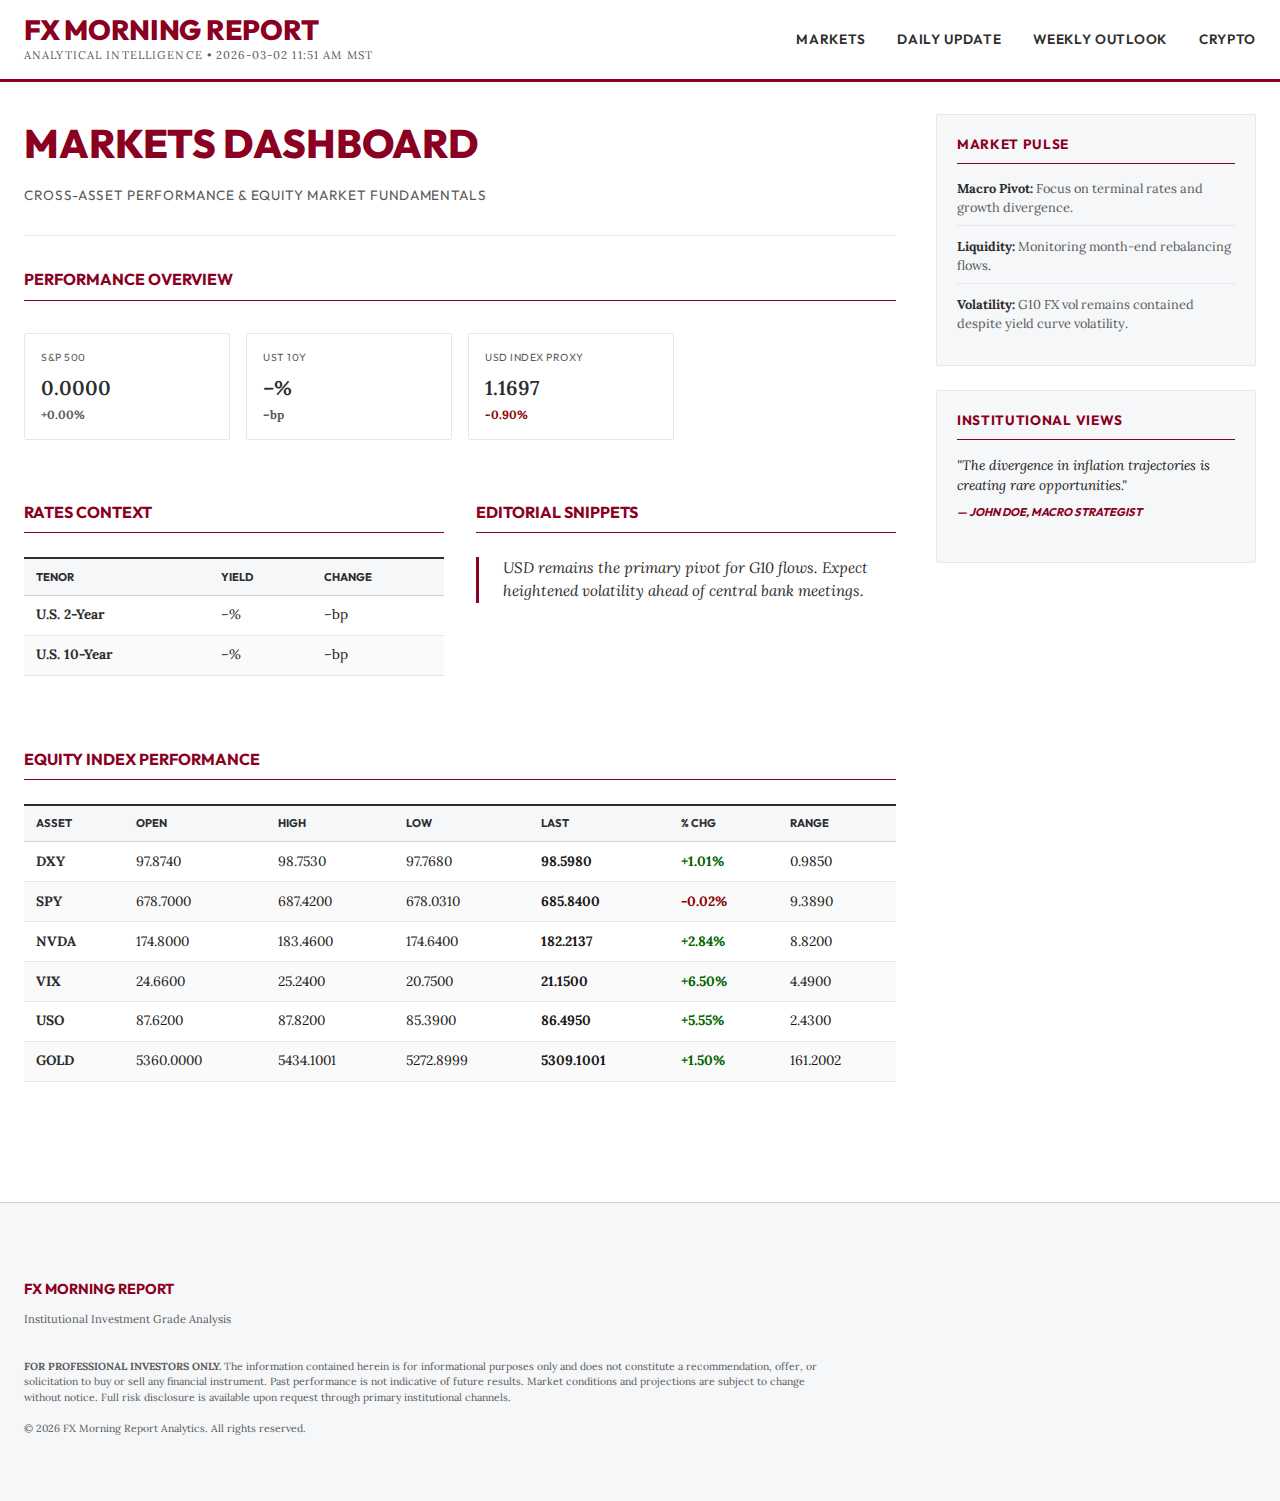
<file: index.html>
<!DOCTYPE html>
<html lang="en">

<head>
  <meta charset="UTF-8">
  <meta name="viewport" content="width=device-width, initial-scale=1.0">
  <title>Markets Dashboard | Institutional Intelligence</title>
  <link rel="stylesheet" href="static/css/style.css">
  <script src="https://cdn.plot.ly/plotly-latest.min.js"></script>
</head>

<body>

  <header class="topbar">
    <div class="topbar-inner">
      <div class="brand">
        <h1 class="brand-title">FX MORNING REPORT</h1>
        <span class="brand-sub">Analytical Intelligence &bull; 2026-03-02 11:51 AM MST</span>
      </div>
      <nav class="nav">
        <a href="index.html" class="">Markets</a>
        <a href="daily.html" class="">Daily Update</a>
        <a href="weekly.html" class="">Weekly Outlook</a>
        <a href="crypto.html" class="">Crypto</a>
      </nav>
    </div>
  </header>

  <div class="container">
    <main class="main-content">
      
<div class="report-header">
    <h1 style="color: var(--primary); font-weight: 800;">MARKETS DASHBOARD</h1>
    <p
        style="font-family: var(--font-sans); font-size: 0.85rem; color: var(--text-muted); text-transform: uppercase; letter-spacing: 0.05em;">
        Cross-Asset Performance & Equity Market Fundamentals</p>
</div>

<section style="margin-bottom: 3rem;">
    <h2
        style="font-size: 1rem; color: var(--primary); border-bottom: 1px solid var(--primary); padding-bottom: 0.5rem; margin-bottom: 1.5rem;">
        PERFORMANCE OVERVIEW</h2>
    <div class="stat-grid">
        
        <div class="stat-card">
            <div class="stat-label">S&amp;P 500</div>
            <div class="stat-value">0.0000</div>
            <div
                style="font-size: 0.75rem; font-weight: 700; margin-top: 0.25rem; color: var(--text-muted);">
                +0.00%
            </div>
        </div>
        
        <div class="stat-card">
            <div class="stat-label">UST 10Y</div>
            <div class="stat-value">–%</div>
            <div
                style="font-size: 0.75rem; font-weight: 700; margin-top: 0.25rem; color: var(--text-muted);">
                –bp
            </div>
        </div>
        
        <div class="stat-card">
            <div class="stat-label">USD Index Proxy</div>
            <div class="stat-value">1.1697</div>
            <div
                style="font-size: 0.75rem; font-weight: 700; margin-top: 0.25rem; color: #8B0000;">
                -0.90%
            </div>
        </div>
        
    </div>
</section>

<div style="display: grid; grid-template-columns: 1fr 1fr; gap: 2rem; margin-bottom: 3rem;">
    <section>
        <h2
            style="font-size: 1rem; color: var(--primary); border-bottom: 1px solid var(--primary); padding-bottom: 0.5rem; margin-bottom: 1.5rem;">
            RATES CONTEXT</h2>
        <div class="table-container">
            <table>
                <thead>
                    <tr>
                        <th>Tenor</th>
                        <th>Yield</th>
                        <th>Change</th>
                    </tr>
                </thead>
                <tbody>
                    
                    <tr>
                        <td><strong style="color: var(--secondary);">U.S. 2-Year</strong></td>
                        <td>–%</td>
                        <td class="">
                            –bp
                        </td>
                    </tr>
                    
                    <tr>
                        <td><strong style="color: var(--secondary);">U.S. 10-Year</strong></td>
                        <td>–%</td>
                        <td class="">
                            –bp
                        </td>
                    </tr>
                    
                </tbody>
            </table>
        </div>
    </section>

    <section>
        <h2
            style="font-size: 1rem; color: var(--primary); border-bottom: 1px solid var(--primary); padding-bottom: 0.5rem; margin-bottom: 1.5rem;">
            EDITORIAL SNIPPETS</h2>
        <div class="editorial-note" style="margin: 0; padding-top: 0; padding-bottom: 0; border-left-width: 3px;">
            <p style="font-size: 0.95rem; line-height: 1.5;">USD remains the primary pivot for G10 flows. Expect heightened volatility ahead of central bank meetings.</p>
        </div>
    </section>
</div>

<section>
    <h2
        style="font-size: 1rem; color: var(--primary); border-bottom: 1px solid var(--primary); padding-bottom: 0.5rem; margin-bottom: 1.5rem;">
        EQUITY INDEX PERFORMANCE</h2>
    <div class="table-container">
        <table>
            <thead>
                <tr>
                    <th>Asset</th>
                    <th>Open</th>
                    <th>High</th>
                    <th>Low</th>
                    <th>Last</th>
                    <th>% Chg</th>
                    <th>Range</th>
                </tr>
            </thead>
            <tbody>
                
                <tr>
                    <td><strong style="color: var(--secondary);">DXY</strong></td>
                    <td>97.8740</td>
                    <td>98.7530</td>
                    <td>97.7680</td>
                    <td style="font-weight: 700;">98.5980</td>
                    <td class="val-pos">
                        +1.01%
                    </td>
                    <td>0.9850</td>
                </tr>
                
                <tr>
                    <td><strong style="color: var(--secondary);">SPY</strong></td>
                    <td>678.7000</td>
                    <td>687.4200</td>
                    <td>678.0310</td>
                    <td style="font-weight: 700;">685.8400</td>
                    <td class="val-neg">
                        -0.02%
                    </td>
                    <td>9.3890</td>
                </tr>
                
                <tr>
                    <td><strong style="color: var(--secondary);">NVDA</strong></td>
                    <td>174.8000</td>
                    <td>183.4600</td>
                    <td>174.6400</td>
                    <td style="font-weight: 700;">182.2137</td>
                    <td class="val-pos">
                        +2.84%
                    </td>
                    <td>8.8200</td>
                </tr>
                
                <tr>
                    <td><strong style="color: var(--secondary);">VIX</strong></td>
                    <td>24.6600</td>
                    <td>25.2400</td>
                    <td>20.7500</td>
                    <td style="font-weight: 700;">21.1500</td>
                    <td class="val-pos">
                        +6.50%
                    </td>
                    <td>4.4900</td>
                </tr>
                
                <tr>
                    <td><strong style="color: var(--secondary);">USO</strong></td>
                    <td>87.6200</td>
                    <td>87.8200</td>
                    <td>85.3900</td>
                    <td style="font-weight: 700;">86.4950</td>
                    <td class="val-pos">
                        +5.55%
                    </td>
                    <td>2.4300</td>
                </tr>
                
                <tr>
                    <td><strong style="color: var(--secondary);">GOLD</strong></td>
                    <td>5360.0000</td>
                    <td>5434.1001</td>
                    <td>5272.8999</td>
                    <td style="font-weight: 700;">5309.1001</td>
                    <td class="val-pos">
                        +1.50%
                    </td>
                    <td>161.2002</td>
                </tr>
                
            </tbody>
        </table>
    </div>
</section>

    </main>

    <aside class="sidebar">
      <div class="sidebar-widget">
        <h3>Market Pulse</h3>
        <ul style="list-style: none; padding: 0; margin: 0; font-size: 0.8rem; color: var(--text-muted);">
          <li style="margin-bottom: 0.75rem; border-bottom: 1px solid var(--border-light); padding-bottom: 0.5rem;">
            <strong style="color: var(--secondary);">Macro Pivot:</strong> Focus on terminal rates and growth
            divergence.
          </li>
          <li style="margin-bottom: 0.75rem; border-bottom: 1px solid var(--border-light); padding-bottom: 0.5rem;">
            <strong style="color: var(--secondary);">Liquidity:</strong> Monitoring month-end rebalancing flows.
          </li>
          <li style="margin-bottom: 0.75rem;">
            <strong style="color: var(--secondary);">Volatility:</strong> G10 FX vol remains contained despite yield
            curve volatility.
          </li>
        </ul>
      </div>

      
      <div class="sidebar-widget">
        <h3>Institutional Views</h3>
        
        <div style="margin-bottom: 1.25rem;">
          <p style="font-family: var(--font-serif); font-size: 0.85rem; font-style: italic; margin-bottom: 0.25rem;">"The divergence in inflation trajectories is creating rare opportunities."</p>
          <cite
            style="font-family: var(--font-sans); font-size: 0.7rem; font-weight: 700; color: var(--primary); text-transform: uppercase;">&mdash;
            John Doe, Macro Strategist</cite>
        </div>
        
      </div>
      

      

      
    </aside>
  </div>

  <footer class="footer">
    <div class="footer-inner">
      <div style="margin-bottom: 2rem;">
        <h2 style="font-family: var(--font-sans); font-size: 0.9rem; color: var(--primary); margin-bottom: 0.5rem;">FX
          MORNING REPORT</h2>
        <p style="font-size: 0.7rem; color: var(--text-muted);">Institutional Investment Grade Analysis</p>
      </div>
      <div class="disclaimer">
        <strong>FOR PROFESSIONAL INVESTORS ONLY.</strong> The information contained herein is for informational purposes
        only and does not constitute a recommendation, offer, or solicitation to buy or sell any financial instrument.
        Past performance is not indicative of future results. Market conditions and projections are subject to change
        without notice. Full risk disclosure is available upon request through primary institutional channels.
        <br><br>
        &copy; 2026 FX Morning Report Analytics. All rights reserved.
      </div>
    </div>
  </footer>

</body>

</html>
</file>
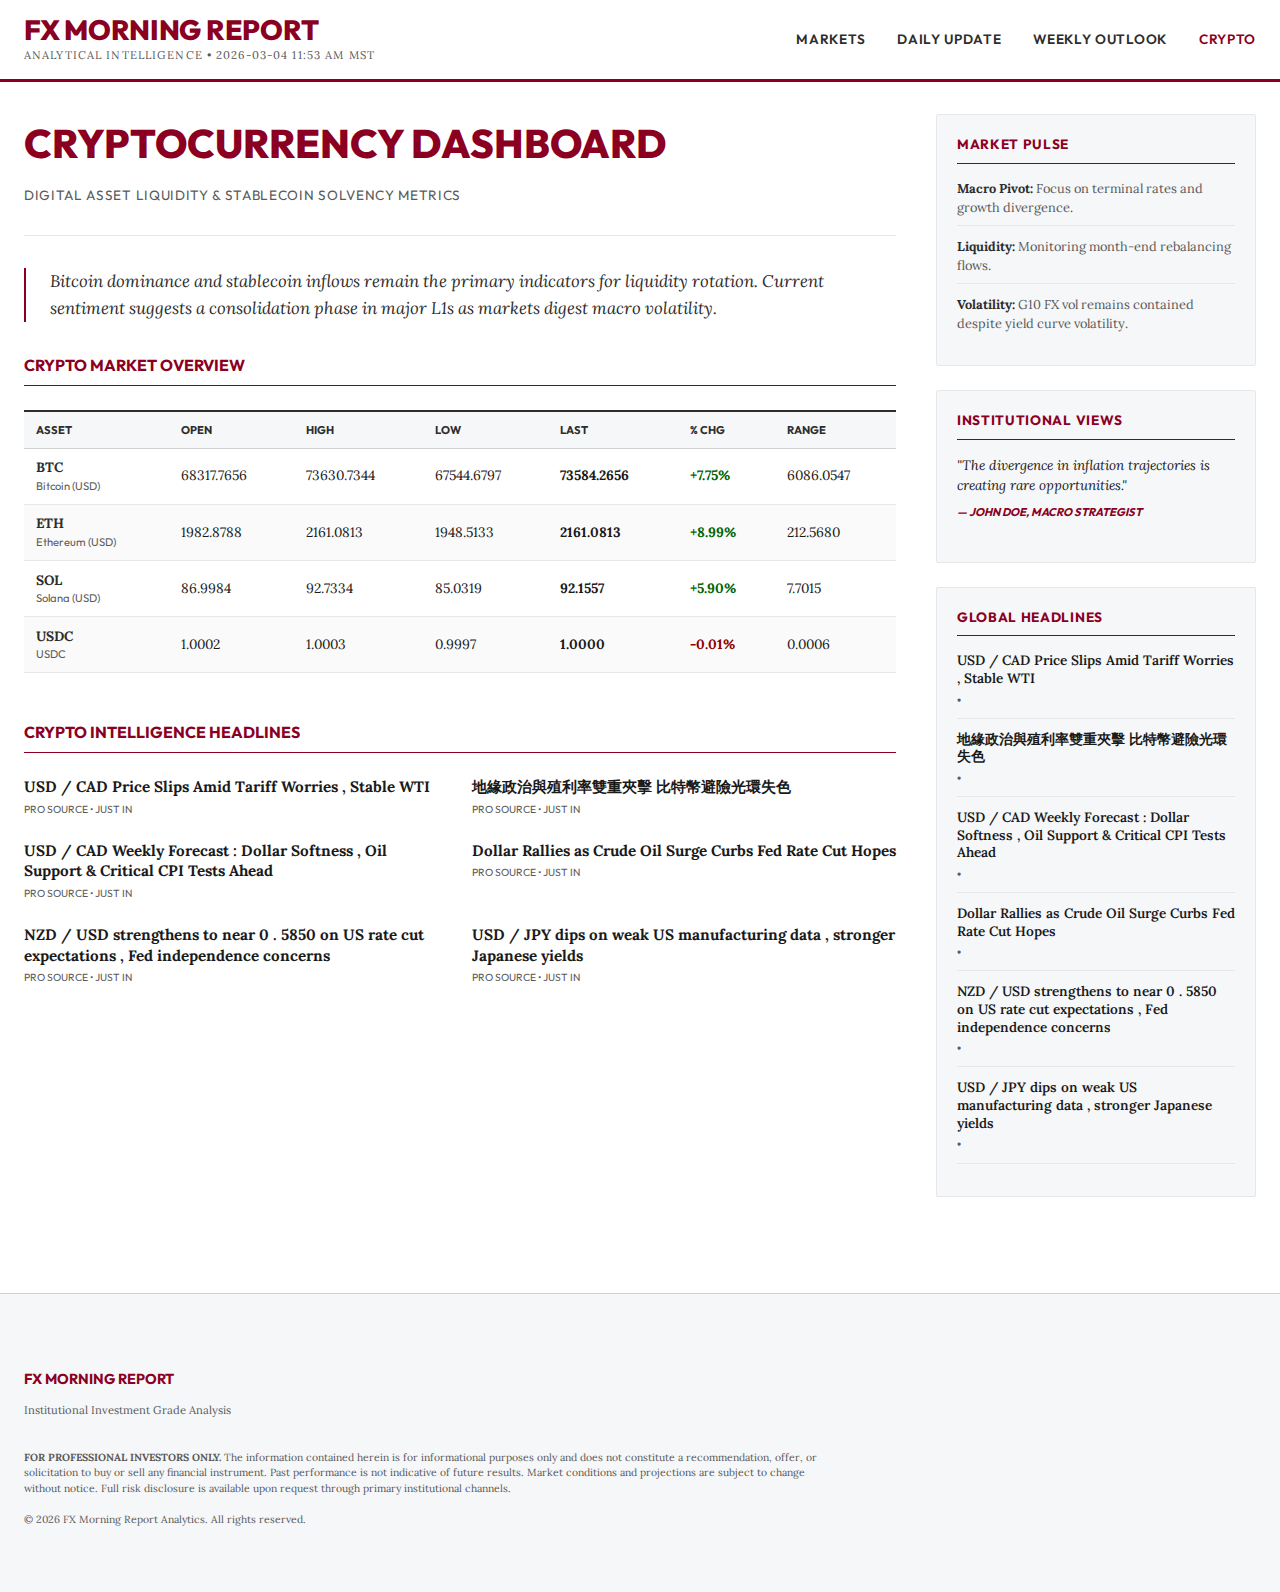
<file: crypto.html>
<!DOCTYPE html>
<html lang="en">

<head>
  <meta charset="UTF-8">
  <meta name="viewport" content="width=device-width, initial-scale=1.0">
  <title>Cryptocurrency | Institutional Intelligence</title>
  <link rel="stylesheet" href="static/css/style.css">
  <script src="https://cdn.plot.ly/plotly-latest.min.js"></script>
</head>

<body>

  <header class="topbar">
    <div class="topbar-inner">
      <div class="brand">
        <h1 class="brand-title">FX MORNING REPORT</h1>
        <span class="brand-sub">Analytical Intelligence &bull; 2026-03-04 11:53 AM MST</span>
      </div>
      <nav class="nav">
        <a href="index.html" class="">Markets</a>
        <a href="daily.html" class="">Daily Update</a>
        <a href="weekly.html" class="">Weekly Outlook</a>
        <a href="crypto.html" class="active">Crypto</a>
      </nav>
    </div>
  </header>

  <div class="container">
    <main class="main-content">
      
<div class="report-header">
    <h1 style="color: var(--primary); font-weight: 800;">CRYPTOCURRENCY DASHBOARD</h1>
    <p
        style="font-family: var(--font-sans); font-size: 0.85rem; color: var(--text-muted); text-transform: uppercase; letter-spacing: 0.05em;">
        Digital Asset Liquidity & Stablecoin Solvency Metrics</p>
</div>

<div class="editorial-note">
    Bitcoin dominance and stablecoin inflows remain the primary indicators for liquidity rotation. Current sentiment
    suggests a consolidation phase in major L1s as markets digest macro volatility.
</div>

<section style="margin-bottom: 3rem;">
    <h2
        style="font-size: 1rem; color: var(--primary); border-bottom: 1px solid var(--primary); padding-bottom: 0.5rem; margin-bottom: 1.5rem;">
        CRYPTO MARKET OVERVIEW</h2>
    <div class="table-container">
        <table>
            <thead>
                <tr>
                    <th>Asset</th>
                    <th>Open</th>
                    <th>High</th>
                    <th>Low</th>
                    <th>Last</th>
                    <th>% Chg</th>
                    <th>Range</th>
                </tr>
            </thead>
            <tbody>
                
                <tr>
                    <td>
                        <div style="display: flex; flex-direction: column;">
                            <strong style="color: var(--secondary);">BTC</strong>
                            <span style="font-size: 0.7rem; color: var(--text-muted); font-family: var(--font-sans);">Bitcoin (USD)</span>
                        </div>
                    </td>
                    <td>68317.7656</td>
                    <td>73630.7344</td>
                    <td>67544.6797</td>
                    <td style="font-weight: 700;">73584.2656</td>
                    <td
                        class="val-pos">
                        +7.75%
                    </td>
                    <td>6086.0547</td>
                </tr>
                
                <tr>
                    <td>
                        <div style="display: flex; flex-direction: column;">
                            <strong style="color: var(--secondary);">ETH</strong>
                            <span style="font-size: 0.7rem; color: var(--text-muted); font-family: var(--font-sans);">Ethereum (USD)</span>
                        </div>
                    </td>
                    <td>1982.8788</td>
                    <td>2161.0813</td>
                    <td>1948.5133</td>
                    <td style="font-weight: 700;">2161.0813</td>
                    <td
                        class="val-pos">
                        +8.99%
                    </td>
                    <td>212.5680</td>
                </tr>
                
                <tr>
                    <td>
                        <div style="display: flex; flex-direction: column;">
                            <strong style="color: var(--secondary);">SOL</strong>
                            <span style="font-size: 0.7rem; color: var(--text-muted); font-family: var(--font-sans);">Solana (USD)</span>
                        </div>
                    </td>
                    <td>86.9984</td>
                    <td>92.7334</td>
                    <td>85.0319</td>
                    <td style="font-weight: 700;">92.1557</td>
                    <td
                        class="val-pos">
                        +5.90%
                    </td>
                    <td>7.7015</td>
                </tr>
                
                <tr>
                    <td>
                        <div style="display: flex; flex-direction: column;">
                            <strong style="color: var(--secondary);">USDC</strong>
                            <span style="font-size: 0.7rem; color: var(--text-muted); font-family: var(--font-sans);">USDC</span>
                        </div>
                    </td>
                    <td>1.0002</td>
                    <td>1.0003</td>
                    <td>0.9997</td>
                    <td style="font-weight: 700;">1.0000</td>
                    <td
                        class="val-neg">
                        -0.01%
                    </td>
                    <td>0.0006</td>
                </tr>
                
            </tbody>
        </table>
    </div>
</section>


<section>
    <h2
        style="font-size: 1rem; color: var(--primary); border-bottom: 1px solid var(--primary); padding-bottom: 0.5rem; margin-bottom: 1.5rem;">
        CRYPTO INTELLIGENCE HEADLINES</h2>
    <div class="headline-grid">
        
        <a href="https://www.forexcrunch.com/blog/2026/01/20/usd-cad-price-slips-amid-tariff-worries-stable-wti/" target="_blank" class="headline-item">
            <div class="headline-title">USD / CAD Price Slips Amid Tariff Worries , Stable WTI</div>
            <div style="font-size: 0.65rem; color: var(--text-muted); font-family: var(--font-sans);">PRO SOURCE &bull;
                JUST IN</div>
        </a>
        
        <a href="https://n.yam.com/Article/20260304873638" target="_blank" class="headline-item">
            <div class="headline-title">地緣政治與殖利率雙重夾擊 比特幣避險光環失色</div>
            <div style="font-size: 0.65rem; color: var(--text-muted); font-family: var(--font-sans);">PRO SOURCE &bull;
                JUST IN</div>
        </a>
        
        <a href="https://www.forexcrunch.com/blog/2025/12/14/usd-cad-weekly-forecast-dollar-softness-oil-support-critical-cpi-tests-ahead/" target="_blank" class="headline-item">
            <div class="headline-title">USD / CAD Weekly Forecast : Dollar Softness , Oil Support &amp; Critical CPI Tests Ahead</div>
            <div style="font-size: 0.65rem; color: var(--text-muted); font-family: var(--font-sans);">PRO SOURCE &bull;
                JUST IN</div>
        </a>
        
        <a href="https://finance.yahoo.com/news/dollar-rallies-crude-oils-surge-153520544.html" target="_blank" class="headline-item">
            <div class="headline-title">Dollar Rallies as Crude Oil Surge Curbs Fed Rate Cut Hopes</div>
            <div style="font-size: 0.65rem; color: var(--text-muted); font-family: var(--font-sans);">PRO SOURCE &bull;
                JUST IN</div>
        </a>
        
        <a href="https://www.fxstreet.com/news/nzd-usd-strengthens-to-near-05850-on-us-rate-cut-expectations-fed-independence-concerns-202512240657" target="_blank" class="headline-item">
            <div class="headline-title">NZD / USD strengthens to near 0 . 5850 on US rate cut expectations , Fed independence concerns</div>
            <div style="font-size: 0.65rem; color: var(--text-muted); font-family: var(--font-sans);">PRO SOURCE &bull;
                JUST IN</div>
        </a>
        
        <a href="https://www.fxstreet.com/news/usd-jpy-falls-amid-weak-us-manufacturing-data-rising-japanese-yields-202601051750" target="_blank" class="headline-item">
            <div class="headline-title">USD / JPY dips on weak US manufacturing data , stronger Japanese yields</div>
            <div style="font-size: 0.65rem; color: var(--text-muted); font-family: var(--font-sans);">PRO SOURCE &bull;
                JUST IN</div>
        </a>
        
    </div>
</section>


    </main>

    <aside class="sidebar">
      <div class="sidebar-widget">
        <h3>Market Pulse</h3>
        <ul style="list-style: none; padding: 0; margin: 0; font-size: 0.8rem; color: var(--text-muted);">
          <li style="margin-bottom: 0.75rem; border-bottom: 1px solid var(--border-light); padding-bottom: 0.5rem;">
            <strong style="color: var(--secondary);">Macro Pivot:</strong> Focus on terminal rates and growth
            divergence.
          </li>
          <li style="margin-bottom: 0.75rem; border-bottom: 1px solid var(--border-light); padding-bottom: 0.5rem;">
            <strong style="color: var(--secondary);">Liquidity:</strong> Monitoring month-end rebalancing flows.
          </li>
          <li style="margin-bottom: 0.75rem;">
            <strong style="color: var(--secondary);">Volatility:</strong> G10 FX vol remains contained despite yield
            curve volatility.
          </li>
        </ul>
      </div>

      
      <div class="sidebar-widget">
        <h3>Institutional Views</h3>
        
        <div style="margin-bottom: 1.25rem;">
          <p style="font-family: var(--font-serif); font-size: 0.85rem; font-style: italic; margin-bottom: 0.25rem;">"The divergence in inflation trajectories is creating rare opportunities."</p>
          <cite
            style="font-family: var(--font-sans); font-size: 0.7rem; font-weight: 700; color: var(--primary); text-transform: uppercase;">&mdash;
            John Doe, Macro Strategist</cite>
        </div>
        
      </div>
      

      

      
      <div class="sidebar-widget">
        <h3>Global Headlines</h3>
        
        <div style="margin-bottom: 0.75rem; border-bottom: 1px solid var(--border-light); padding-bottom: 0.5rem;">
          <a href="https://www.forexcrunch.com/blog/2026/01/20/usd-cad-price-slips-amid-tariff-worries-stable-wti/" target="_blank"
            style="text-decoration: none; font-size: 0.85rem; font-weight: 600; color: var(--text); display: block; line-height: 1.3;">USD / CAD Price Slips Amid Tariff Worries , Stable WTI</a>
          <span style="font-size: 0.65rem; color: var(--text-muted);"> &bull; </span>
        </div>
        
        <div style="margin-bottom: 0.75rem; border-bottom: 1px solid var(--border-light); padding-bottom: 0.5rem;">
          <a href="https://n.yam.com/Article/20260304873638" target="_blank"
            style="text-decoration: none; font-size: 0.85rem; font-weight: 600; color: var(--text); display: block; line-height: 1.3;">地緣政治與殖利率雙重夾擊 比特幣避險光環失色</a>
          <span style="font-size: 0.65rem; color: var(--text-muted);"> &bull; </span>
        </div>
        
        <div style="margin-bottom: 0.75rem; border-bottom: 1px solid var(--border-light); padding-bottom: 0.5rem;">
          <a href="https://www.forexcrunch.com/blog/2025/12/14/usd-cad-weekly-forecast-dollar-softness-oil-support-critical-cpi-tests-ahead/" target="_blank"
            style="text-decoration: none; font-size: 0.85rem; font-weight: 600; color: var(--text); display: block; line-height: 1.3;">USD / CAD Weekly Forecast : Dollar Softness , Oil Support &amp; Critical CPI Tests Ahead</a>
          <span style="font-size: 0.65rem; color: var(--text-muted);"> &bull; </span>
        </div>
        
        <div style="margin-bottom: 0.75rem; border-bottom: 1px solid var(--border-light); padding-bottom: 0.5rem;">
          <a href="https://finance.yahoo.com/news/dollar-rallies-crude-oils-surge-153520544.html" target="_blank"
            style="text-decoration: none; font-size: 0.85rem; font-weight: 600; color: var(--text); display: block; line-height: 1.3;">Dollar Rallies as Crude Oil Surge Curbs Fed Rate Cut Hopes</a>
          <span style="font-size: 0.65rem; color: var(--text-muted);"> &bull; </span>
        </div>
        
        <div style="margin-bottom: 0.75rem; border-bottom: 1px solid var(--border-light); padding-bottom: 0.5rem;">
          <a href="https://www.fxstreet.com/news/nzd-usd-strengthens-to-near-05850-on-us-rate-cut-expectations-fed-independence-concerns-202512240657" target="_blank"
            style="text-decoration: none; font-size: 0.85rem; font-weight: 600; color: var(--text); display: block; line-height: 1.3;">NZD / USD strengthens to near 0 . 5850 on US rate cut expectations , Fed independence concerns</a>
          <span style="font-size: 0.65rem; color: var(--text-muted);"> &bull; </span>
        </div>
        
        <div style="margin-bottom: 0.75rem; border-bottom: 1px solid var(--border-light); padding-bottom: 0.5rem;">
          <a href="https://www.fxstreet.com/news/usd-jpy-falls-amid-weak-us-manufacturing-data-rising-japanese-yields-202601051750" target="_blank"
            style="text-decoration: none; font-size: 0.85rem; font-weight: 600; color: var(--text); display: block; line-height: 1.3;">USD / JPY dips on weak US manufacturing data , stronger Japanese yields</a>
          <span style="font-size: 0.65rem; color: var(--text-muted);"> &bull; </span>
        </div>
        
      </div>
      
    </aside>
  </div>

  <footer class="footer">
    <div class="footer-inner">
      <div style="margin-bottom: 2rem;">
        <h2 style="font-family: var(--font-sans); font-size: 0.9rem; color: var(--primary); margin-bottom: 0.5rem;">FX
          MORNING REPORT</h2>
        <p style="font-size: 0.7rem; color: var(--text-muted);">Institutional Investment Grade Analysis</p>
      </div>
      <div class="disclaimer">
        <strong>FOR PROFESSIONAL INVESTORS ONLY.</strong> The information contained herein is for informational purposes
        only and does not constitute a recommendation, offer, or solicitation to buy or sell any financial instrument.
        Past performance is not indicative of future results. Market conditions and projections are subject to change
        without notice. Full risk disclosure is available upon request through primary institutional channels.
        <br><br>
        &copy; 2026 FX Morning Report Analytics. All rights reserved.
      </div>
    </div>
  </footer>

</body>

</html>
</file>
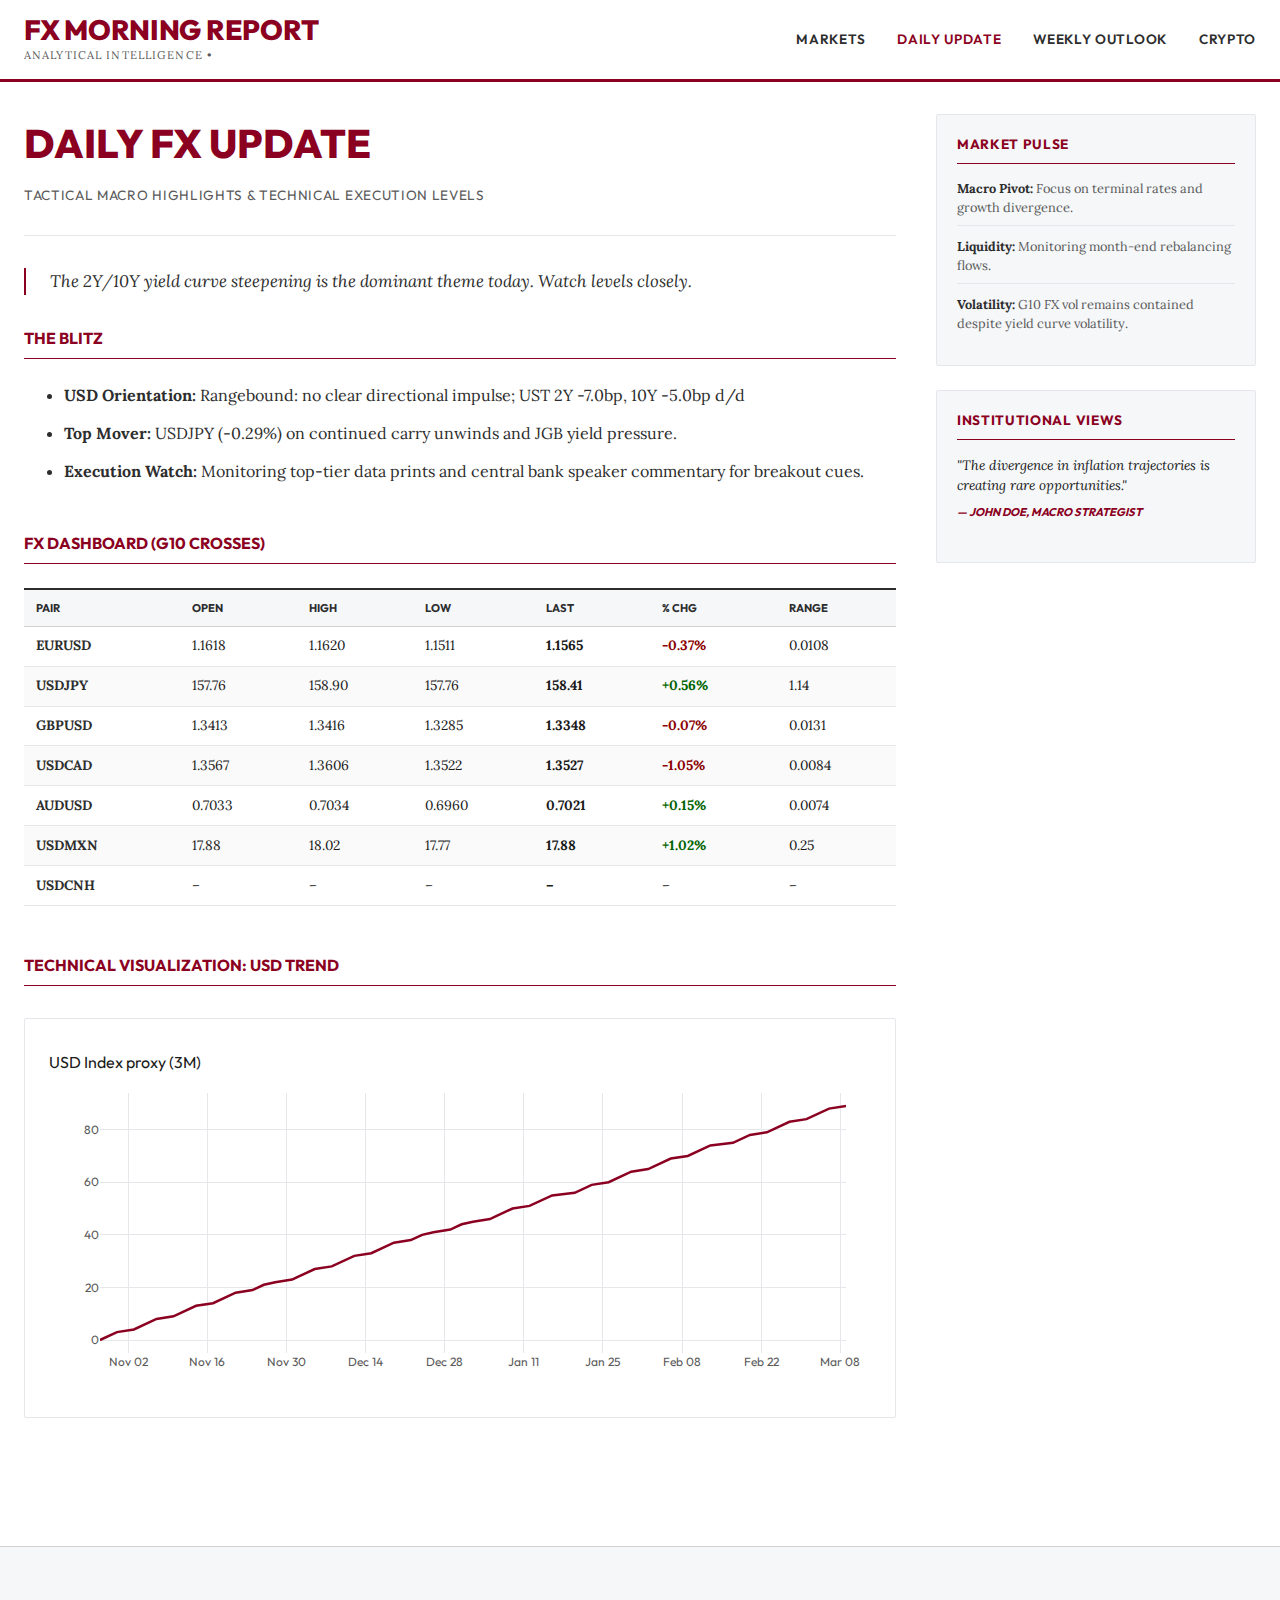
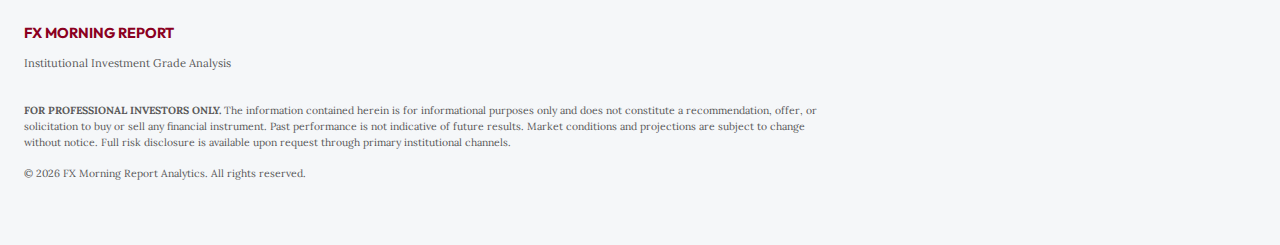
<file: daily.html>
<!DOCTYPE html>
<html lang="en">

<head>
  <meta charset="UTF-8">
  <meta name="viewport" content="width=device-width, initial-scale=1.0">
  <title>Daily FX Update | Institutional Intelligence</title>
  <link rel="stylesheet" href="static/css/style.css">
  <script src="https://cdn.plot.ly/plotly-latest.min.js"></script>
</head>

<body>

  <header class="topbar">
    <div class="topbar-inner">
      <div class="brand">
        <h1 class="brand-title">FX MORNING REPORT</h1>
        <span class="brand-sub">Analytical Intelligence &bull; </span>
      </div>
      <nav class="nav">
        <a href="index.html" class="">Markets</a>
        <a href="daily.html" class="active">Daily Update</a>
        <a href="weekly.html" class="">Weekly Outlook</a>
        <a href="crypto.html" class="">Crypto</a>
      </nav>
    </div>
  </header>

  <div class="container">
    <main class="main-content">
      
<div class="report-header">
  <h1 style="color: var(--primary); font-weight: 800;">DAILY FX UPDATE</h1>
  <p
    style="font-family: var(--font-sans); font-size: 0.85rem; color: var(--text-muted); text-transform: uppercase; letter-spacing: 0.05em;">
    Tactical Macro Highlights & Technical Execution Levels</p>
</div>


<div class="editorial-note">
  The 2Y/10Y yield curve steepening is the dominant theme today. Watch levels closely.
</div>


<section style="margin-bottom: 3rem;">
  <h2
    style="font-size: 1rem; color: var(--primary); border-bottom: 1px solid var(--primary); padding-bottom: 0.5rem; margin-bottom: 1.5rem;">
    THE BLITZ</h2>
  <ul style="font-family: var(--font-serif); font-size: 1rem; line-height: 1.6; color: var(--secondary);">
    <li style="margin-bottom: 0.75rem;"><strong>USD Orientation:</strong> Rangebound: no clear directional impulse; UST
      2Y -7.0bp, 10Y -5.0bp d/d</li>
    <li style="margin-bottom: 0.75rem;"><strong>Top Mover:</strong> USDJPY (-0.29%) on continued carry unwinds and JGB
      yield pressure.</li>
    <li style="margin-bottom: 0.75rem;"><strong>Execution Watch:</strong> Monitoring top-tier data prints and central
      bank speaker commentary for breakout cues.</li>
  </ul>
</section>

<section>
  <h2
    style="font-size: 1rem; color: var(--primary); border-bottom: 1px solid var(--primary); padding-bottom: 0.5rem; margin-bottom: 1.5rem;">
    FX DASHBOARD (G10 CROSSES)</h2>
  <div class="table-container">
    <table>
      <thead>
        <tr>
          <th>Pair</th>
          <th>Open</th>
          <th>High</th>
          <th>Low</th>
          <th>Last</th>
          <th>% Chg</th>
          <th>Range</th>
        </tr>
      </thead>
      <tbody>
        
        <tr>
          <td><strong style="color: var(--secondary);">EURUSD</strong></td>
          <td>1.1618</td>
          <td>1.1620</td>
          <td>1.1511</td>
          <td style="font-weight: 700;">1.1565</td>
          <td class="val-neg">
            -0.37%
          </td>
          <td>0.0108</td>
        </tr>
        
        <tr>
          <td><strong style="color: var(--secondary);">USDJPY</strong></td>
          <td>157.76</td>
          <td>158.90</td>
          <td>157.76</td>
          <td style="font-weight: 700;">158.41</td>
          <td class="val-pos">
            +0.56%
          </td>
          <td>1.14</td>
        </tr>
        
        <tr>
          <td><strong style="color: var(--secondary);">GBPUSD</strong></td>
          <td>1.3413</td>
          <td>1.3416</td>
          <td>1.3285</td>
          <td style="font-weight: 700;">1.3348</td>
          <td class="val-neg">
            -0.07%
          </td>
          <td>0.0131</td>
        </tr>
        
        <tr>
          <td><strong style="color: var(--secondary);">USDCAD</strong></td>
          <td>1.3567</td>
          <td>1.3606</td>
          <td>1.3522</td>
          <td style="font-weight: 700;">1.3527</td>
          <td class="val-neg">
            -1.05%
          </td>
          <td>0.0084</td>
        </tr>
        
        <tr>
          <td><strong style="color: var(--secondary);">AUDUSD</strong></td>
          <td>0.7033</td>
          <td>0.7034</td>
          <td>0.6960</td>
          <td style="font-weight: 700;">0.7021</td>
          <td class="val-pos">
            +0.15%
          </td>
          <td>0.0074</td>
        </tr>
        
        <tr>
          <td><strong style="color: var(--secondary);">USDMXN</strong></td>
          <td>17.88</td>
          <td>18.02</td>
          <td>17.77</td>
          <td style="font-weight: 700;">17.88</td>
          <td class="val-pos">
            +1.02%
          </td>
          <td>0.25</td>
        </tr>
        
        <tr>
          <td><strong style="color: var(--secondary);">USDCNH</strong></td>
          <td>–</td>
          <td>–</td>
          <td>–</td>
          <td style="font-weight: 700;">–</td>
          <td class="">
            –
          </td>
          <td>–</td>
        </tr>
        
      </tbody>
    </table>
  </div>
</section>


<section style="margin-top: 3rem;">
  <h2
    style="font-size: 1rem; color: var(--primary); border-bottom: 1px solid var(--primary); padding-bottom: 0.5rem; margin-bottom: 1.5rem;">
    TECHNICAL VISUALIZATION: USD TREND</h2>
  <div class="chart-box">
    <div>                        <script>window.PlotlyConfig = {MathJaxConfig: 'local'};</script>
        <script charset="utf-8" src="https://cdn.plot.ly/plotly-3.4.0.min.js" integrity="sha256-KEmPoupLpFyGMyGAiOsiNDbKDKAvxXAn/W+oQa0ZAfk=" crossorigin="anonymous"></script>                <div id="ff31b1c7-375e-4cca-8014-41adf1a47a38" class="plotly-graph-div" style="height:350px; width:100%;"></div>            <script>                window.PLOTLYENV=window.PLOTLYENV || {};                                if (document.getElementById("ff31b1c7-375e-4cca-8014-41adf1a47a38")) {                    Plotly.newPlot(                        "ff31b1c7-375e-4cca-8014-41adf1a47a38",                        [{"hovertemplate":"%{y:.4f}\u003cextra\u003e\u003c\u002fextra\u003e","line":{"color":"#8B0021","width":2.5},"mode":"lines","name":"USD Index proxy (3M)","x":["2025-10-28T00:00:00.000000000","2025-10-29T00:00:00.000000000","2025-10-30T00:00:00.000000000","2025-10-31T00:00:00.000000000","2025-11-03T00:00:00.000000000","2025-11-04T00:00:00.000000000","2025-11-05T00:00:00.000000000","2025-11-06T00:00:00.000000000","2025-11-07T00:00:00.000000000","2025-11-10T00:00:00.000000000","2025-11-11T00:00:00.000000000","2025-11-12T00:00:00.000000000","2025-11-13T00:00:00.000000000","2025-11-14T00:00:00.000000000","2025-11-17T00:00:00.000000000","2025-11-18T00:00:00.000000000","2025-11-19T00:00:00.000000000","2025-11-20T00:00:00.000000000","2025-11-21T00:00:00.000000000","2025-11-24T00:00:00.000000000","2025-11-25T00:00:00.000000000","2025-11-26T00:00:00.000000000","2025-11-28T00:00:00.000000000","2025-12-01T00:00:00.000000000","2025-12-02T00:00:00.000000000","2025-12-03T00:00:00.000000000","2025-12-04T00:00:00.000000000","2025-12-05T00:00:00.000000000","2025-12-08T00:00:00.000000000","2025-12-09T00:00:00.000000000","2025-12-10T00:00:00.000000000","2025-12-11T00:00:00.000000000","2025-12-12T00:00:00.000000000","2025-12-15T00:00:00.000000000","2025-12-16T00:00:00.000000000","2025-12-17T00:00:00.000000000","2025-12-18T00:00:00.000000000","2025-12-19T00:00:00.000000000","2025-12-22T00:00:00.000000000","2025-12-23T00:00:00.000000000","2025-12-24T00:00:00.000000000","2025-12-26T00:00:00.000000000","2025-12-29T00:00:00.000000000","2025-12-30T00:00:00.000000000","2025-12-31T00:00:00.000000000","2026-01-02T00:00:00.000000000","2026-01-05T00:00:00.000000000","2026-01-06T00:00:00.000000000","2026-01-07T00:00:00.000000000","2026-01-08T00:00:00.000000000","2026-01-09T00:00:00.000000000","2026-01-12T00:00:00.000000000","2026-01-13T00:00:00.000000000","2026-01-14T00:00:00.000000000","2026-01-15T00:00:00.000000000","2026-01-16T00:00:00.000000000","2026-01-20T00:00:00.000000000","2026-01-21T00:00:00.000000000","2026-01-22T00:00:00.000000000","2026-01-23T00:00:00.000000000","2026-01-26T00:00:00.000000000","2026-01-27T00:00:00.000000000","2026-01-28T00:00:00.000000000","2026-01-29T00:00:00.000000000","2026-01-30T00:00:00.000000000","2026-02-02T00:00:00.000000000","2026-02-03T00:00:00.000000000","2026-02-04T00:00:00.000000000","2026-02-05T00:00:00.000000000","2026-02-06T00:00:00.000000000","2026-02-09T00:00:00.000000000","2026-02-10T00:00:00.000000000","2026-02-11T00:00:00.000000000","2026-02-12T00:00:00.000000000","2026-02-13T00:00:00.000000000","2026-02-17T00:00:00.000000000","2026-02-18T00:00:00.000000000","2026-02-19T00:00:00.000000000","2026-02-20T00:00:00.000000000","2026-02-23T00:00:00.000000000","2026-02-24T00:00:00.000000000","2026-02-25T00:00:00.000000000","2026-02-26T00:00:00.000000000","2026-02-27T00:00:00.000000000","2026-03-02T00:00:00.000000000","2026-03-03T00:00:00.000000000","2026-03-04T00:00:00.000000000","2026-03-05T00:00:00.000000000","2026-03-06T00:00:00.000000000","2026-03-09T00:00:00.000000000"],"y":{"dtype":"f8","bdata":"[base64]\[base64]"},"type":"scatter"}],                        {"template":{"data":{"histogram2dcontour":[{"type":"histogram2dcontour","colorbar":{"outlinewidth":0,"ticks":""},"colorscale":[[0.0,"#0d0887"],[0.1111111111111111,"#46039f"],[0.2222222222222222,"#7201a8"],[0.3333333333333333,"#9c179e"],[0.4444444444444444,"#bd3786"],[0.5555555555555556,"#d8576b"],[0.6666666666666666,"#ed7953"],[0.7777777777777778,"#fb9f3a"],[0.8888888888888888,"#fdca26"],[1.0,"#f0f921"]]}],"choropleth":[{"type":"choropleth","colorbar":{"outlinewidth":0,"ticks":""}}],"histogram2d":[{"type":"histogram2d","colorbar":{"outlinewidth":0,"ticks":""},"colorscale":[[0.0,"#0d0887"],[0.1111111111111111,"#46039f"],[0.2222222222222222,"#7201a8"],[0.3333333333333333,"#9c179e"],[0.4444444444444444,"#bd3786"],[0.5555555555555556,"#d8576b"],[0.6666666666666666,"#ed7953"],[0.7777777777777778,"#fb9f3a"],[0.8888888888888888,"#fdca26"],[1.0,"#f0f921"]]}],"heatmap":[{"type":"heatmap","colorbar":{"outlinewidth":0,"ticks":""},"colorscale":[[0.0,"#0d0887"],[0.1111111111111111,"#46039f"],[0.2222222222222222,"#7201a8"],[0.3333333333333333,"#9c179e"],[0.4444444444444444,"#bd3786"],[0.5555555555555556,"#d8576b"],[0.6666666666666666,"#ed7953"],[0.7777777777777778,"#fb9f3a"],[0.8888888888888888,"#fdca26"],[1.0,"#f0f921"]]}],"contourcarpet":[{"type":"contourcarpet","colorbar":{"outlinewidth":0,"ticks":""}}],"contour":[{"type":"contour","colorbar":{"outlinewidth":0,"ticks":""},"colorscale":[[0.0,"#0d0887"],[0.1111111111111111,"#46039f"],[0.2222222222222222,"#7201a8"],[0.3333333333333333,"#9c179e"],[0.4444444444444444,"#bd3786"],[0.5555555555555556,"#d8576b"],[0.6666666666666666,"#ed7953"],[0.7777777777777778,"#fb9f3a"],[0.8888888888888888,"#fdca26"],[1.0,"#f0f921"]]}],"surface":[{"type":"surface","colorbar":{"outlinewidth":0,"ticks":""},"colorscale":[[0.0,"#0d0887"],[0.1111111111111111,"#46039f"],[0.2222222222222222,"#7201a8"],[0.3333333333333333,"#9c179e"],[0.4444444444444444,"#bd3786"],[0.5555555555555556,"#d8576b"],[0.6666666666666666,"#ed7953"],[0.7777777777777778,"#fb9f3a"],[0.8888888888888888,"#fdca26"],[1.0,"#f0f921"]]}],"mesh3d":[{"type":"mesh3d","colorbar":{"outlinewidth":0,"ticks":""}}],"scatter":[{"fillpattern":{"fillmode":"overlay","size":10,"solidity":0.2},"type":"scatter"}],"parcoords":[{"type":"parcoords","line":{"colorbar":{"outlinewidth":0,"ticks":""}}}],"scatterpolargl":[{"type":"scatterpolargl","marker":{"colorbar":{"outlinewidth":0,"ticks":""}}}],"bar":[{"error_x":{"color":"#2a3f5f"},"error_y":{"color":"#2a3f5f"},"marker":{"line":{"color":"#E5ECF6","width":0.5},"pattern":{"fillmode":"overlay","size":10,"solidity":0.2}},"type":"bar"}],"scattergeo":[{"type":"scattergeo","marker":{"colorbar":{"outlinewidth":0,"ticks":""}}}],"scatterpolar":[{"type":"scatterpolar","marker":{"colorbar":{"outlinewidth":0,"ticks":""}}}],"histogram":[{"marker":{"pattern":{"fillmode":"overlay","size":10,"solidity":0.2}},"type":"histogram"}],"scattergl":[{"type":"scattergl","marker":{"colorbar":{"outlinewidth":0,"ticks":""}}}],"scatter3d":[{"type":"scatter3d","line":{"colorbar":{"outlinewidth":0,"ticks":""}},"marker":{"colorbar":{"outlinewidth":0,"ticks":""}}}],"scattermap":[{"type":"scattermap","marker":{"colorbar":{"outlinewidth":0,"ticks":""}}}],"scattermapbox":[{"type":"scattermapbox","marker":{"colorbar":{"outlinewidth":0,"ticks":""}}}],"scatterternary":[{"type":"scatterternary","marker":{"colorbar":{"outlinewidth":0,"ticks":""}}}],"scattercarpet":[{"type":"scattercarpet","marker":{"colorbar":{"outlinewidth":0,"ticks":""}}}],"carpet":[{"aaxis":{"endlinecolor":"#2a3f5f","gridcolor":"white","linecolor":"white","minorgridcolor":"white","startlinecolor":"#2a3f5f"},"baxis":{"endlinecolor":"#2a3f5f","gridcolor":"white","linecolor":"white","minorgridcolor":"white","startlinecolor":"#2a3f5f"},"type":"carpet"}],"table":[{"cells":{"fill":{"color":"#EBF0F8"},"line":{"color":"white"}},"header":{"fill":{"color":"#C8D4E3"},"line":{"color":"white"}},"type":"table"}],"barpolar":[{"marker":{"line":{"color":"#E5ECF6","width":0.5},"pattern":{"fillmode":"overlay","size":10,"solidity":0.2}},"type":"barpolar"}],"pie":[{"automargin":true,"type":"pie"}]},"layout":{"autotypenumbers":"strict","colorway":["#636efa","#EF553B","#00cc96","#ab63fa","#FFA15A","#19d3f3","#FF6692","#B6E880","#FF97FF","#FECB52"],"font":{"color":"#2a3f5f"},"hovermode":"closest","hoverlabel":{"align":"left"},"paper_bgcolor":"white","plot_bgcolor":"#E5ECF6","polar":{"bgcolor":"#E5ECF6","angularaxis":{"gridcolor":"white","linecolor":"white","ticks":""},"radialaxis":{"gridcolor":"white","linecolor":"white","ticks":""}},"ternary":{"bgcolor":"#E5ECF6","aaxis":{"gridcolor":"white","linecolor":"white","ticks":""},"baxis":{"gridcolor":"white","linecolor":"white","ticks":""},"caxis":{"gridcolor":"white","linecolor":"white","ticks":""}},"coloraxis":{"colorbar":{"outlinewidth":0,"ticks":""}},"colorscale":{"sequential":[[0.0,"#0d0887"],[0.1111111111111111,"#46039f"],[0.2222222222222222,"#7201a8"],[0.3333333333333333,"#9c179e"],[0.4444444444444444,"#bd3786"],[0.5555555555555556,"#d8576b"],[0.6666666666666666,"#ed7953"],[0.7777777777777778,"#fb9f3a"],[0.8888888888888888,"#fdca26"],[1.0,"#f0f921"]],"sequentialminus":[[0.0,"#0d0887"],[0.1111111111111111,"#46039f"],[0.2222222222222222,"#7201a8"],[0.3333333333333333,"#9c179e"],[0.4444444444444444,"#bd3786"],[0.5555555555555556,"#d8576b"],[0.6666666666666666,"#ed7953"],[0.7777777777777778,"#fb9f3a"],[0.8888888888888888,"#fdca26"],[1.0,"#f0f921"]],"diverging":[[0,"#8e0152"],[0.1,"#c51b7d"],[0.2,"#de77ae"],[0.3,"#f1b6da"],[0.4,"#fde0ef"],[0.5,"#f7f7f7"],[0.6,"#e6f5d0"],[0.7,"#b8e186"],[0.8,"#7fbc41"],[0.9,"#4d9221"],[1,"#276419"]]},"xaxis":{"gridcolor":"white","linecolor":"white","ticks":"","title":{"standoff":15},"zerolinecolor":"white","automargin":true,"zerolinewidth":2},"yaxis":{"gridcolor":"white","linecolor":"white","ticks":"","title":{"standoff":15},"zerolinecolor":"white","automargin":true,"zerolinewidth":2},"scene":{"xaxis":{"backgroundcolor":"#E5ECF6","gridcolor":"white","linecolor":"white","showbackground":true,"ticks":"","zerolinecolor":"white","gridwidth":2},"yaxis":{"backgroundcolor":"#E5ECF6","gridcolor":"white","linecolor":"white","showbackground":true,"ticks":"","zerolinecolor":"white","gridwidth":2},"zaxis":{"backgroundcolor":"#E5ECF6","gridcolor":"white","linecolor":"white","showbackground":true,"ticks":"","zerolinecolor":"white","gridwidth":2}},"shapedefaults":{"line":{"color":"#2a3f5f"}},"annotationdefaults":{"arrowcolor":"#2a3f5f","arrowhead":0,"arrowwidth":1},"geo":{"bgcolor":"white","landcolor":"#E5ECF6","subunitcolor":"white","showland":true,"showlakes":true,"lakecolor":"white"},"title":{"x":0.05},"mapbox":{"style":"light"}}},"title":{"font":{"family":"Outfit, sans-serif","size":16,"color":"#1A1A1A","weight":600},"text":"USD Index proxy (3M)","x":0,"xanchor":"left"},"font":{"family":"Outfit, sans-serif","color":"#5A5A5A"},"margin":{"l":40,"r":20,"t":50,"b":40},"xaxis":{"showgrid":true,"gridcolor":"#E5E7EB","zeroline":false,"showline":false,"tickformat":"%b %d"},"yaxis":{"title":{"text":""},"showgrid":true,"gridcolor":"#E5E7EB","zeroline":false,"showline":false},"paper_bgcolor":"rgba(0,0,0,0)","plot_bgcolor":"rgba(0,0,0,0)","height":350,"hovermode":"x unified"},                        {"displayModeBar": false, "responsive": true}                    )                };            </script>        </div>
  </div>
</section>



    </main>

    <aside class="sidebar">
      <div class="sidebar-widget">
        <h3>Market Pulse</h3>
        <ul style="list-style: none; padding: 0; margin: 0; font-size: 0.8rem; color: var(--text-muted);">
          <li style="margin-bottom: 0.75rem; border-bottom: 1px solid var(--border-light); padding-bottom: 0.5rem;">
            <strong style="color: var(--secondary);">Macro Pivot:</strong> Focus on terminal rates and growth
            divergence.
          </li>
          <li style="margin-bottom: 0.75rem; border-bottom: 1px solid var(--border-light); padding-bottom: 0.5rem;">
            <strong style="color: var(--secondary);">Liquidity:</strong> Monitoring month-end rebalancing flows.
          </li>
          <li style="margin-bottom: 0.75rem;">
            <strong style="color: var(--secondary);">Volatility:</strong> G10 FX vol remains contained despite yield
            curve volatility.
          </li>
        </ul>
      </div>

      
      <div class="sidebar-widget">
        <h3>Institutional Views</h3>
        
        <div style="margin-bottom: 1.25rem;">
          <p style="font-family: var(--font-serif); font-size: 0.85rem; font-style: italic; margin-bottom: 0.25rem;">"The divergence in inflation trajectories is creating rare opportunities."</p>
          <cite
            style="font-family: var(--font-sans); font-size: 0.7rem; font-weight: 700; color: var(--primary); text-transform: uppercase;">&mdash;
            John Doe, Macro Strategist</cite>
        </div>
        
      </div>
      

      

      
    </aside>
  </div>

  <footer class="footer">
    <div class="footer-inner">
      <div style="margin-bottom: 2rem;">
        <h2 style="font-family: var(--font-sans); font-size: 0.9rem; color: var(--primary); margin-bottom: 0.5rem;">FX
          MORNING REPORT</h2>
        <p style="font-size: 0.7rem; color: var(--text-muted);">Institutional Investment Grade Analysis</p>
      </div>
      <div class="disclaimer">
        <strong>FOR PROFESSIONAL INVESTORS ONLY.</strong> The information contained herein is for informational purposes
        only and does not constitute a recommendation, offer, or solicitation to buy or sell any financial instrument.
        Past performance is not indicative of future results. Market conditions and projections are subject to change
        without notice. Full risk disclosure is available upon request through primary institutional channels.
        <br><br>
        &copy; 2026 FX Morning Report Analytics. All rights reserved.
      </div>
    </div>
  </footer>

</body>

</html>
</file>
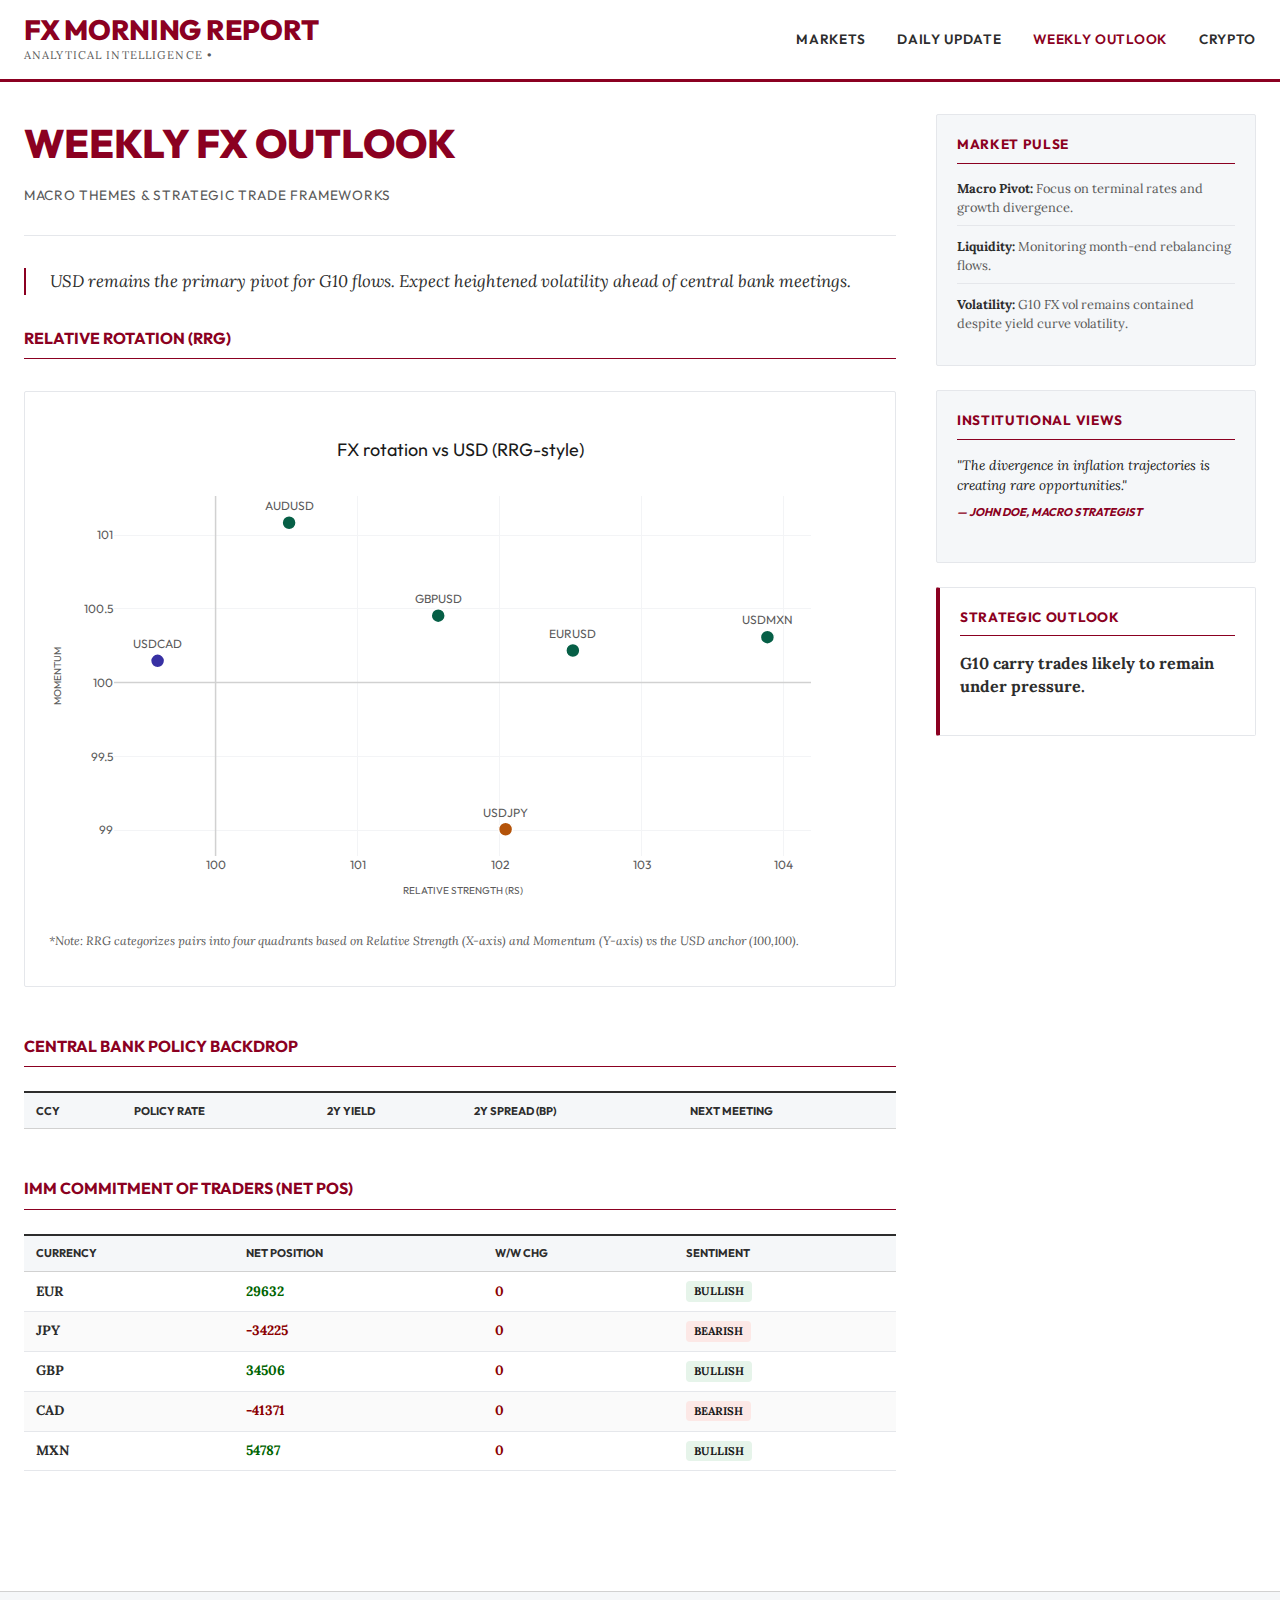
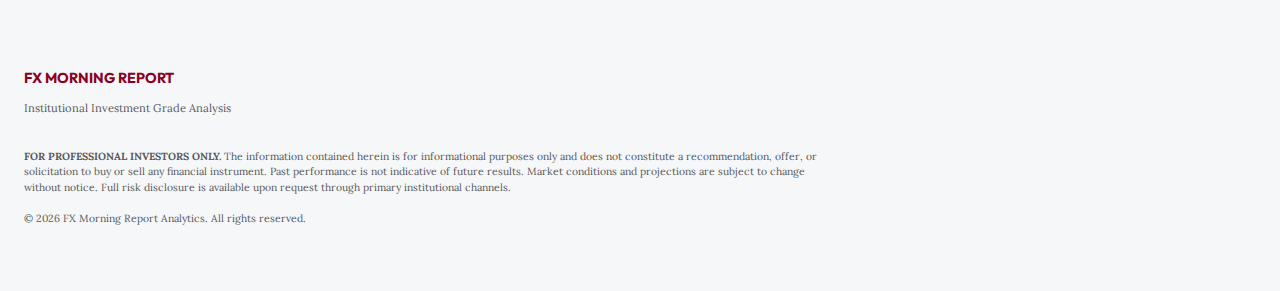
<file: weekly.html>
<!DOCTYPE html>
<html lang="en">

<head>
  <meta charset="UTF-8">
  <meta name="viewport" content="width=device-width, initial-scale=1.0">
  <title>Weekly FX Outlook | Institutional Intelligence</title>
  <link rel="stylesheet" href="static/css/style.css">
  <script src="https://cdn.plot.ly/plotly-latest.min.js"></script>
</head>

<body>

  <header class="topbar">
    <div class="topbar-inner">
      <div class="brand">
        <h1 class="brand-title">FX MORNING REPORT</h1>
        <span class="brand-sub">Analytical Intelligence &bull; </span>
      </div>
      <nav class="nav">
        <a href="index.html" class="">Markets</a>
        <a href="daily.html" class="">Daily Update</a>
        <a href="weekly.html" class="active">Weekly Outlook</a>
        <a href="crypto.html" class="">Crypto</a>
      </nav>
    </div>
  </header>

  <div class="container">
    <main class="main-content">
      
<div class="report-header">
  <h1 style="color: var(--primary); font-weight: 800;">WEEKLY FX OUTLOOK</h1>
  <p
    style="font-family: var(--font-sans); font-size: 0.85rem; color: var(--text-muted); text-transform: uppercase; letter-spacing: 0.05em;">
    Macro Themes & Strategic Trade Frameworks</p>
</div>


<div class="editorial-note">
  USD remains the primary pivot for G10 flows. Expect heightened volatility ahead of central bank meetings.
</div>


<section style="margin-bottom: 3rem;">
  <h2
    style="font-size: 1rem; color: var(--primary); border-bottom: 1px solid var(--primary); padding-bottom: 0.5rem; margin-bottom: 1.5rem;">
    RELATIVE ROTATION (RRG)</h2>
  <div class="chart-box">
    <div>                        <script>window.PlotlyConfig = {MathJaxConfig: 'local'};</script>
        <script charset="utf-8" src="https://cdn.plot.ly/plotly-3.4.0.min.js" integrity="sha256-KEmPoupLpFyGMyGAiOsiNDbKDKAvxXAn/W+oQa0ZAfk=" crossorigin="anonymous"></script>                <div id="e2dc7d47-386a-417f-8b3e-dee1d33d2b4e" class="plotly-graph-div" style="height:500px; width:100%;"></div>            <script>                window.PLOTLYENV=window.PLOTLYENV || {};                                if (document.getElementById("e2dc7d47-386a-417f-8b3e-dee1d33d2b4e")) {                    Plotly.newPlot(                        "e2dc7d47-386a-417f-8b3e-dee1d33d2b4e",                        [{"hovertemplate":"\u003cb\u003eEURUSD\u003c\u002fb\u003e\u003cbr\u003eRS: %{x:.2f}\u003cbr\u003eMom: %{y:.2f}\u003cextra\u003e\u003c\u002fextra\u003e","marker":{"color":"#065F46","line":{"color":"white","width":1.5},"size":14},"mode":"markers+text","name":"EURUSD","text":["EURUSD"],"textposition":"top center","x":[102.51439824410132],"y":[100.21768956356665],"type":"scatter"},{"hovertemplate":"\u003cb\u003eUSDJPY\u003c\u002fb\u003e\u003cbr\u003eRS: %{x:.2f}\u003cbr\u003eMom: %{y:.2f}\u003cextra\u003e\u003c\u002fextra\u003e","marker":{"color":"#B45309","line":{"color":"white","width":1.5},"size":14},"mode":"markers+text","name":"USDJPY","text":["USDJPY"],"textposition":"top center","x":[102.04097541762145],"y":[99.00592694633137],"type":"scatter"},{"hovertemplate":"\u003cb\u003eGBPUSD\u003c\u002fb\u003e\u003cbr\u003eRS: %{x:.2f}\u003cbr\u003eMom: %{y:.2f}\u003cextra\u003e\u003c\u002fextra\u003e","marker":{"color":"#065F46","line":{"color":"white","width":1.5},"size":14},"mode":"markers+text","name":"GBPUSD","text":["GBPUSD"],"textposition":"top center","x":[101.56677426366164],"y":[100.45374804902222],"type":"scatter"},{"hovertemplate":"\u003cb\u003eUSDCAD\u003c\u002fb\u003e\u003cbr\u003eRS: %{x:.2f}\u003cbr\u003eMom: %{y:.2f}\u003cextra\u003e\u003c\u002fextra\u003e","marker":{"color":"#3730A3","line":{"color":"white","width":1.5},"size":14},"mode":"markers+text","name":"USDCAD","text":["USDCAD"],"textposition":"top center","x":[99.59197506505569],"y":[100.14760503883697],"type":"scatter"},{"hovertemplate":"\u003cb\u003eAUDUSD\u003c\u002fb\u003e\u003cbr\u003eRS: %{x:.2f}\u003cbr\u003eMom: %{y:.2f}\u003cextra\u003e\u003c\u002fextra\u003e","marker":{"color":"#065F46","line":{"color":"white","width":1.5},"size":14},"mode":"markers+text","name":"AUDUSD","text":["AUDUSD"],"textposition":"top center","x":[100.51738567549519],"y":[101.08336732257666],"type":"scatter"},{"hovertemplate":"\u003cb\u003eUSDMXN\u003c\u002fb\u003e\u003cbr\u003eRS: %{x:.2f}\u003cbr\u003eMom: %{y:.2f}\u003cextra\u003e\u003c\u002fextra\u003e","marker":{"color":"#065F46","line":{"color":"white","width":1.5},"size":14},"mode":"markers+text","name":"USDMXN","text":["USDMXN"],"textposition":"top center","x":[103.88342509971945],"y":[100.3079921360949],"type":"scatter"}],                        {"template":{"data":{"histogram2dcontour":[{"type":"histogram2dcontour","colorbar":{"outlinewidth":0,"ticks":""},"colorscale":[[0.0,"#0d0887"],[0.1111111111111111,"#46039f"],[0.2222222222222222,"#7201a8"],[0.3333333333333333,"#9c179e"],[0.4444444444444444,"#bd3786"],[0.5555555555555556,"#d8576b"],[0.6666666666666666,"#ed7953"],[0.7777777777777778,"#fb9f3a"],[0.8888888888888888,"#fdca26"],[1.0,"#f0f921"]]}],"choropleth":[{"type":"choropleth","colorbar":{"outlinewidth":0,"ticks":""}}],"histogram2d":[{"type":"histogram2d","colorbar":{"outlinewidth":0,"ticks":""},"colorscale":[[0.0,"#0d0887"],[0.1111111111111111,"#46039f"],[0.2222222222222222,"#7201a8"],[0.3333333333333333,"#9c179e"],[0.4444444444444444,"#bd3786"],[0.5555555555555556,"#d8576b"],[0.6666666666666666,"#ed7953"],[0.7777777777777778,"#fb9f3a"],[0.8888888888888888,"#fdca26"],[1.0,"#f0f921"]]}],"heatmap":[{"type":"heatmap","colorbar":{"outlinewidth":0,"ticks":""},"colorscale":[[0.0,"#0d0887"],[0.1111111111111111,"#46039f"],[0.2222222222222222,"#7201a8"],[0.3333333333333333,"#9c179e"],[0.4444444444444444,"#bd3786"],[0.5555555555555556,"#d8576b"],[0.6666666666666666,"#ed7953"],[0.7777777777777778,"#fb9f3a"],[0.8888888888888888,"#fdca26"],[1.0,"#f0f921"]]}],"contourcarpet":[{"type":"contourcarpet","colorbar":{"outlinewidth":0,"ticks":""}}],"contour":[{"type":"contour","colorbar":{"outlinewidth":0,"ticks":""},"colorscale":[[0.0,"#0d0887"],[0.1111111111111111,"#46039f"],[0.2222222222222222,"#7201a8"],[0.3333333333333333,"#9c179e"],[0.4444444444444444,"#bd3786"],[0.5555555555555556,"#d8576b"],[0.6666666666666666,"#ed7953"],[0.7777777777777778,"#fb9f3a"],[0.8888888888888888,"#fdca26"],[1.0,"#f0f921"]]}],"surface":[{"type":"surface","colorbar":{"outlinewidth":0,"ticks":""},"colorscale":[[0.0,"#0d0887"],[0.1111111111111111,"#46039f"],[0.2222222222222222,"#7201a8"],[0.3333333333333333,"#9c179e"],[0.4444444444444444,"#bd3786"],[0.5555555555555556,"#d8576b"],[0.6666666666666666,"#ed7953"],[0.7777777777777778,"#fb9f3a"],[0.8888888888888888,"#fdca26"],[1.0,"#f0f921"]]}],"mesh3d":[{"type":"mesh3d","colorbar":{"outlinewidth":0,"ticks":""}}],"scatter":[{"fillpattern":{"fillmode":"overlay","size":10,"solidity":0.2},"type":"scatter"}],"parcoords":[{"type":"parcoords","line":{"colorbar":{"outlinewidth":0,"ticks":""}}}],"scatterpolargl":[{"type":"scatterpolargl","marker":{"colorbar":{"outlinewidth":0,"ticks":""}}}],"bar":[{"error_x":{"color":"#2a3f5f"},"error_y":{"color":"#2a3f5f"},"marker":{"line":{"color":"#E5ECF6","width":0.5},"pattern":{"fillmode":"overlay","size":10,"solidity":0.2}},"type":"bar"}],"scattergeo":[{"type":"scattergeo","marker":{"colorbar":{"outlinewidth":0,"ticks":""}}}],"scatterpolar":[{"type":"scatterpolar","marker":{"colorbar":{"outlinewidth":0,"ticks":""}}}],"histogram":[{"marker":{"pattern":{"fillmode":"overlay","size":10,"solidity":0.2}},"type":"histogram"}],"scattergl":[{"type":"scattergl","marker":{"colorbar":{"outlinewidth":0,"ticks":""}}}],"scatter3d":[{"type":"scatter3d","line":{"colorbar":{"outlinewidth":0,"ticks":""}},"marker":{"colorbar":{"outlinewidth":0,"ticks":""}}}],"scattermap":[{"type":"scattermap","marker":{"colorbar":{"outlinewidth":0,"ticks":""}}}],"scattermapbox":[{"type":"scattermapbox","marker":{"colorbar":{"outlinewidth":0,"ticks":""}}}],"scatterternary":[{"type":"scatterternary","marker":{"colorbar":{"outlinewidth":0,"ticks":""}}}],"scattercarpet":[{"type":"scattercarpet","marker":{"colorbar":{"outlinewidth":0,"ticks":""}}}],"carpet":[{"aaxis":{"endlinecolor":"#2a3f5f","gridcolor":"white","linecolor":"white","minorgridcolor":"white","startlinecolor":"#2a3f5f"},"baxis":{"endlinecolor":"#2a3f5f","gridcolor":"white","linecolor":"white","minorgridcolor":"white","startlinecolor":"#2a3f5f"},"type":"carpet"}],"table":[{"cells":{"fill":{"color":"#EBF0F8"},"line":{"color":"white"}},"header":{"fill":{"color":"#C8D4E3"},"line":{"color":"white"}},"type":"table"}],"barpolar":[{"marker":{"line":{"color":"#E5ECF6","width":0.5},"pattern":{"fillmode":"overlay","size":10,"solidity":0.2}},"type":"barpolar"}],"pie":[{"automargin":true,"type":"pie"}]},"layout":{"autotypenumbers":"strict","colorway":["#636efa","#EF553B","#00cc96","#ab63fa","#FFA15A","#19d3f3","#FF6692","#B6E880","#FF97FF","#FECB52"],"font":{"color":"#2a3f5f"},"hovermode":"closest","hoverlabel":{"align":"left"},"paper_bgcolor":"white","plot_bgcolor":"#E5ECF6","polar":{"bgcolor":"#E5ECF6","angularaxis":{"gridcolor":"white","linecolor":"white","ticks":""},"radialaxis":{"gridcolor":"white","linecolor":"white","ticks":""}},"ternary":{"bgcolor":"#E5ECF6","aaxis":{"gridcolor":"white","linecolor":"white","ticks":""},"baxis":{"gridcolor":"white","linecolor":"white","ticks":""},"caxis":{"gridcolor":"white","linecolor":"white","ticks":""}},"coloraxis":{"colorbar":{"outlinewidth":0,"ticks":""}},"colorscale":{"sequential":[[0.0,"#0d0887"],[0.1111111111111111,"#46039f"],[0.2222222222222222,"#7201a8"],[0.3333333333333333,"#9c179e"],[0.4444444444444444,"#bd3786"],[0.5555555555555556,"#d8576b"],[0.6666666666666666,"#ed7953"],[0.7777777777777778,"#fb9f3a"],[0.8888888888888888,"#fdca26"],[1.0,"#f0f921"]],"sequentialminus":[[0.0,"#0d0887"],[0.1111111111111111,"#46039f"],[0.2222222222222222,"#7201a8"],[0.3333333333333333,"#9c179e"],[0.4444444444444444,"#bd3786"],[0.5555555555555556,"#d8576b"],[0.6666666666666666,"#ed7953"],[0.7777777777777778,"#fb9f3a"],[0.8888888888888888,"#fdca26"],[1.0,"#f0f921"]],"diverging":[[0,"#8e0152"],[0.1,"#c51b7d"],[0.2,"#de77ae"],[0.3,"#f1b6da"],[0.4,"#fde0ef"],[0.5,"#f7f7f7"],[0.6,"#e6f5d0"],[0.7,"#b8e186"],[0.8,"#7fbc41"],[0.9,"#4d9221"],[1,"#276419"]]},"xaxis":{"gridcolor":"white","linecolor":"white","ticks":"","title":{"standoff":15},"zerolinecolor":"white","automargin":true,"zerolinewidth":2},"yaxis":{"gridcolor":"white","linecolor":"white","ticks":"","title":{"standoff":15},"zerolinecolor":"white","automargin":true,"zerolinewidth":2},"scene":{"xaxis":{"backgroundcolor":"#E5ECF6","gridcolor":"white","linecolor":"white","showbackground":true,"ticks":"","zerolinecolor":"white","gridwidth":2},"yaxis":{"backgroundcolor":"#E5ECF6","gridcolor":"white","linecolor":"white","showbackground":true,"ticks":"","zerolinecolor":"white","gridwidth":2},"zaxis":{"backgroundcolor":"#E5ECF6","gridcolor":"white","linecolor":"white","showbackground":true,"ticks":"","zerolinecolor":"white","gridwidth":2}},"shapedefaults":{"line":{"color":"#2a3f5f"}},"annotationdefaults":{"arrowcolor":"#2a3f5f","arrowhead":0,"arrowwidth":1},"geo":{"bgcolor":"white","landcolor":"#E5ECF6","subunitcolor":"white","showland":true,"showlakes":true,"lakecolor":"white"},"title":{"x":0.05},"mapbox":{"style":"light"}}},"shapes":[{"line":{"color":"#D1D1D1","dash":"solid","width":1.5},"type":"line","x0":0,"x1":1,"xref":"x domain","y0":100,"y1":100,"yref":"y"},{"line":{"color":"#D1D1D1","dash":"solid","width":1.5},"type":"line","x0":100,"x1":100,"xref":"x","y0":0,"y1":1,"yref":"y domain"}],"title":{"font":{"family":"Outfit, sans-serif","size":18,"color":"#1A1A1A","weight":600},"text":"FX rotation vs USD (RRG-style)","x":0.5,"xanchor":"center"},"font":{"family":"Outfit, sans-serif","color":"#5A5A5A"},"margin":{"l":60,"r":60,"t":80,"b":60},"xaxis":{"title":{"font":{"size":10},"text":"RELATIVE STRENGTH (RS)"},"showgrid":true,"gridcolor":"#F3F4F6","zeroline":false},"yaxis":{"title":{"font":{"size":10},"text":"MOMENTUM"},"showgrid":true,"gridcolor":"#F3F4F6","zeroline":false},"showlegend":false,"paper_bgcolor":"rgba(0,0,0,0)","plot_bgcolor":"white","height":500},                        {"displayModeBar": false, "responsive": true}                    )                };            </script>        </div>
    <p style="font-size: 0.75rem; color: var(--text-muted); margin-top: 1rem; font-style: italic;">
      *Note: RRG categorizes pairs into four quadrants based on Relative Strength (X-axis) and Momentum (Y-axis) vs the
      USD anchor (100,100).
    </p>
  </div>
</section>

<section>
  <h2
    style="font-size: 1rem; color: var(--primary); border-bottom: 1px solid var(--primary); padding-bottom: 0.5rem; margin-bottom: 1.5rem;">
    CENTRAL BANK POLICY BACKDROP</h2>
  <div class="table-container">
    <table>
      <thead>
        <tr>
          <th>CCY</th>
          <th>Policy Rate</th>
          <th>2Y Yield</th>
          <th>2Y Spread (BP)</th>
          <th>Next Meeting</th>
        </tr>
      </thead>
      <tbody>
        
      </tbody>
    </table>
  </div>
</section>

<section style="margin-top: 3rem;">
  <h2
    style="font-size: 1rem; color: var(--primary); border-bottom: 1px solid var(--primary); padding-bottom: 0.5rem; margin-bottom: 1.5rem;">
    IMM COMMITMENT OF TRADERS (NET POS)</h2>
  <div class="table-container">
    <table>
      <thead>
        <tr>
          <th>Currency</th>
          <th>Net Position</th>
          <th>W/W Chg</th>
          <th>Sentiment</th>
        </tr>
      </thead>
      <tbody>
        
        <tr>
          <td><strong style="color: var(--secondary);">EUR</strong></td>
          <td class="val-pos">29632</td>
          <td class="val-neg">0</td>
          <td>
            <span
              style="font-size: 0.7rem; padding: 0.2rem 0.5rem; background: #e6f4ea; border-radius: 4px; font-weight: 700;">
              BULLISH
            </span>
          </td>
        </tr>
        
        <tr>
          <td><strong style="color: var(--secondary);">JPY</strong></td>
          <td class="val-neg">-34225</td>
          <td class="val-neg">0</td>
          <td>
            <span
              style="font-size: 0.7rem; padding: 0.2rem 0.5rem; background: #fce8e6; border-radius: 4px; font-weight: 700;">
              BEARISH
            </span>
          </td>
        </tr>
        
        <tr>
          <td><strong style="color: var(--secondary);">GBP</strong></td>
          <td class="val-pos">34506</td>
          <td class="val-neg">0</td>
          <td>
            <span
              style="font-size: 0.7rem; padding: 0.2rem 0.5rem; background: #e6f4ea; border-radius: 4px; font-weight: 700;">
              BULLISH
            </span>
          </td>
        </tr>
        
        <tr>
          <td><strong style="color: var(--secondary);">CAD</strong></td>
          <td class="val-neg">-41371</td>
          <td class="val-neg">0</td>
          <td>
            <span
              style="font-size: 0.7rem; padding: 0.2rem 0.5rem; background: #fce8e6; border-radius: 4px; font-weight: 700;">
              BEARISH
            </span>
          </td>
        </tr>
        
        <tr>
          <td><strong style="color: var(--secondary);">MXN</strong></td>
          <td class="val-pos">54787</td>
          <td class="val-neg">0</td>
          <td>
            <span
              style="font-size: 0.7rem; padding: 0.2rem 0.5rem; background: #e6f4ea; border-radius: 4px; font-weight: 700;">
              BULLISH
            </span>
          </td>
        </tr>
        
      </tbody>
    </table>
  </div>
</section>


    </main>

    <aside class="sidebar">
      <div class="sidebar-widget">
        <h3>Market Pulse</h3>
        <ul style="list-style: none; padding: 0; margin: 0; font-size: 0.8rem; color: var(--text-muted);">
          <li style="margin-bottom: 0.75rem; border-bottom: 1px solid var(--border-light); padding-bottom: 0.5rem;">
            <strong style="color: var(--secondary);">Macro Pivot:</strong> Focus on terminal rates and growth
            divergence.
          </li>
          <li style="margin-bottom: 0.75rem; border-bottom: 1px solid var(--border-light); padding-bottom: 0.5rem;">
            <strong style="color: var(--secondary);">Liquidity:</strong> Monitoring month-end rebalancing flows.
          </li>
          <li style="margin-bottom: 0.75rem;">
            <strong style="color: var(--secondary);">Volatility:</strong> G10 FX vol remains contained despite yield
            curve volatility.
          </li>
        </ul>
      </div>

      
      <div class="sidebar-widget">
        <h3>Institutional Views</h3>
        
        <div style="margin-bottom: 1.25rem;">
          <p style="font-family: var(--font-serif); font-size: 0.85rem; font-style: italic; margin-bottom: 0.25rem;">"The divergence in inflation trajectories is creating rare opportunities."</p>
          <cite
            style="font-family: var(--font-sans); font-size: 0.7rem; font-weight: 700; color: var(--primary); text-transform: uppercase;">&mdash;
            John Doe, Macro Strategist</cite>
        </div>
        
      </div>
      

      

<div class="sidebar-widget" style="background: var(--bg); border-left: 4px solid var(--primary);">
  <h3>Strategic Outlook</h3>
  <p style="font-family: var(--font-serif); font-size: 1rem; font-weight: 700; color: var(--secondary);">
    G10 carry trades likely to remain under pressure.
  </p>
</div>



      
    </aside>
  </div>

  <footer class="footer">
    <div class="footer-inner">
      <div style="margin-bottom: 2rem;">
        <h2 style="font-family: var(--font-sans); font-size: 0.9rem; color: var(--primary); margin-bottom: 0.5rem;">FX
          MORNING REPORT</h2>
        <p style="font-size: 0.7rem; color: var(--text-muted);">Institutional Investment Grade Analysis</p>
      </div>
      <div class="disclaimer">
        <strong>FOR PROFESSIONAL INVESTORS ONLY.</strong> The information contained herein is for informational purposes
        only and does not constitute a recommendation, offer, or solicitation to buy or sell any financial instrument.
        Past performance is not indicative of future results. Market conditions and projections are subject to change
        without notice. Full risk disclosure is available upon request through primary institutional channels.
        <br><br>
        &copy; 2026 FX Morning Report Analytics. All rights reserved.
      </div>
    </div>
  </footer>

</body>

</html>
</file>
<file: static/css/style.css>
@import url('https://fonts.googleapis.com/css2?family=Lora:ital,wght@0,400;0,700;1,400&family=Outfit:wght@300;400;600;800&display=swap');

:root {
  --primary: #8B0021;
  /* CIBC Maroon */
  --primary-rgb: 139, 0, 33;
  --secondary: #2D2D2D;
  /* Charcoal */
  --accent: #003366;
  /* Royal Slate */
  --bg: #FFFFFF;
  --bg-alt: #F5F7F9;
  --text: #1A1A1A;
  --text-muted: #5A5A5A;
  --border: #D1D1D1;
  --border-light: #E5E7EB;

  /* Institutional Density & Spacing */
  --space-xs: 0.25rem;
  --space-sm: 0.5rem;
  --space-md: 1rem;
  --space-lg: 1.5rem;

  --font-serif: 'Lora', serif;
  --font-sans: 'Outfit', sans-serif;

  --glass-bg: rgba(255, 255, 255, 0.85);
  --glass-border: rgba(255, 255, 255, 0.4);
}

* {
  box-sizing: border-box;
}

body {
  margin: 0;
  font-family: var(--font-serif);
  background-color: var(--bg);
  color: var(--text);
  line-height: 1.45;
  font-size: 0.95rem;
  /* Institutional density */
  -webkit-font-smoothing: antialiased;
}

h1,
h2,
h3,
h4,
.brand-title,
.nav,
.section-title,
th {
  font-family: var(--font-sans);
  text-rendering: optimizeLegibility;
}

/* Header / Navigation */
.topbar {
  background: var(--bg);
  border-bottom: 3px solid var(--primary);
  padding: 1rem 0;
  position: sticky;
  top: 0;
  z-index: 100;
}

.topbar-inner {
  max-width: 1280px;
  margin: 0 auto;
  padding: 0 1.5rem;
  display: flex;
  justify-content: space-between;
  align-items: center;
}

.brand {
  display: flex;
  flex-direction: column;
}

.brand-title {
  color: var(--primary);
  font-size: 1.75rem;
  font-weight: 800;
  letter-spacing: -0.01em;
  margin: 0;
  line-height: 1;
}

.brand-sub {
  font-size: 0.7rem;
  color: var(--text-muted);
  text-transform: uppercase;
  letter-spacing: 0.1em;
  margin-top: 0.2rem;
}

.nav {
  display: flex;
  gap: 2rem;
}

.nav a {
  color: var(--secondary);
  text-decoration: none;
  font-weight: 600;
  font-size: 0.85rem;
  text-transform: uppercase;
  letter-spacing: 0.05em;
  transition: color 0.2s;
}

.nav a:hover,
.nav a.active {
  color: var(--primary);
}

/* Layout */
.container {
  max-width: 1280px;
  margin: 0 auto;
  padding: 2rem 1.5rem;
  display: grid;
  grid-template-columns: 1fr 320px;
  gap: 2.5rem;
}

/* Sidebar Widgets (High Density) */
.sidebar {
  display: flex;
  flex-direction: column;
  gap: 1.5rem;
}

.sidebar-widget {
  background: var(--bg-alt);
  border: 1px solid var(--border-light);
  padding: 1.25rem;
  border-radius: 2px;
}

.sidebar-widget h3 {
  font-size: 0.85rem;
  text-transform: uppercase;
  color: var(--primary);
  border-bottom: 1px solid var(--primary);
  padding-bottom: 0.5rem;
  margin-top: 0;
  margin-bottom: 1rem;
  letter-spacing: 0.05em;
}

/* Main Content */
.report-header {
  margin-bottom: 2rem;
  border-bottom: 1px solid var(--border-light);
  padding-bottom: 1rem;
}

.report-header h1 {
  font-size: 2.5rem;
  margin: 0;
  font-weight: 400;
  /* Sophisticated thin-ish weight */
}

/* Editorial Sections (Serif Body) */
.editorial-note {
  font-family: var(--font-serif);
  font-size: 1.05rem;
  line-height: 1.6;
  color: var(--secondary);
  border-left: 2px solid var(--primary);
  padding-left: 1.5rem;
  margin: 2rem 0;
  font-style: italic;
}

/* Tables (Professional & Dense) */
.table-container {
  margin: 1.5rem 0;
  overflow-x: auto;
}

table {
  width: 100%;
  border-collapse: collapse;
  font-size: 0.85rem;
}

th {
  background: var(--bg-alt);
  color: var(--secondary);
  font-weight: 700;
  text-transform: uppercase;
  font-size: 0.7rem;
  padding: 0.6rem 0.75rem;
  border-top: 2px solid var(--secondary);
  border-bottom: 1px solid var(--border);
  text-align: left;
}

td {
  padding: 0.6rem 0.75rem;
  border-bottom: 1px solid var(--border-light);
  color: var(--text);
}

tr:nth-child(even) {
  background-color: #fafafa;
}

.val-pos {
  color: #006400;
  font-weight: 700;
}

.val-neg {
  color: #8B0000;
  font-weight: 700;
}

/* Grid Cards (Modern Web) */
.stat-grid {
  display: grid;
  grid-template-columns: repeat(auto-fill, minmax(180px, 1fr));
  gap: 1rem;
  margin: 2rem 0;
}

.stat-card {
  border: 1px solid var(--border-light);
  padding: 1rem;
  background: var(--bg);
  transition: transform 0.2s, box-shadow 0.2s;
  border-radius: 2px;
}

.stat-card:hover {
  transform: translateY(-2px);
  box-shadow: 0 4px 12px rgba(0, 0, 0, 0.05);
  border-color: var(--primary);
}

.stat-label {
  font-family: var(--font-sans);
  font-size: 0.65rem;
  text-transform: uppercase;
  color: var(--text-muted);
  letter-spacing: 0.05em;
  margin-bottom: 0.5rem;
}

.stat-value {
  font-size: 1.25rem;
  font-weight: 600;
  color: var(--secondary);
}

/* Headlines Grid */
.headline-grid {
  display: grid;
  grid-template-columns: 1fr 1fr;
  gap: 1.5rem;
}

.headline-item {
  text-decoration: none;
  display: block;
}

.headline-item:hover .headline-title {
  color: var(--primary);
  text-decoration: underline;
}

.headline-title {
  font-family: var(--font-serif);
  font-size: 0.95rem;
  font-weight: 700;
  color: var(--text);
  margin-bottom: 0.25rem;
  line-height: 1.35;
}

/* Charts */
.chart-box {
  background: #fff;
  border: 1px solid var(--border-light);
  padding: 1.5rem;
  margin: 2rem 0;
  border-radius: 2px;
}

/* Footer Disclosures (Very Small) */
.footer {
  background: var(--bg-alt);
  padding: 4rem 1.5rem;
  border-top: 1px solid var(--border);
  margin-top: 4rem;
}

.footer-inner {
  max-width: 1280px;
  margin: 0 auto;
  text-align: left;
}

.disclaimer {
  font-size: 0.65rem;
  color: var(--text-muted);
  line-height: 1.5;
  max-width: 800px;
}

@media (max-width: 1024px) {
  .container {
    grid-template-columns: 1fr;
  }
}
</file>
